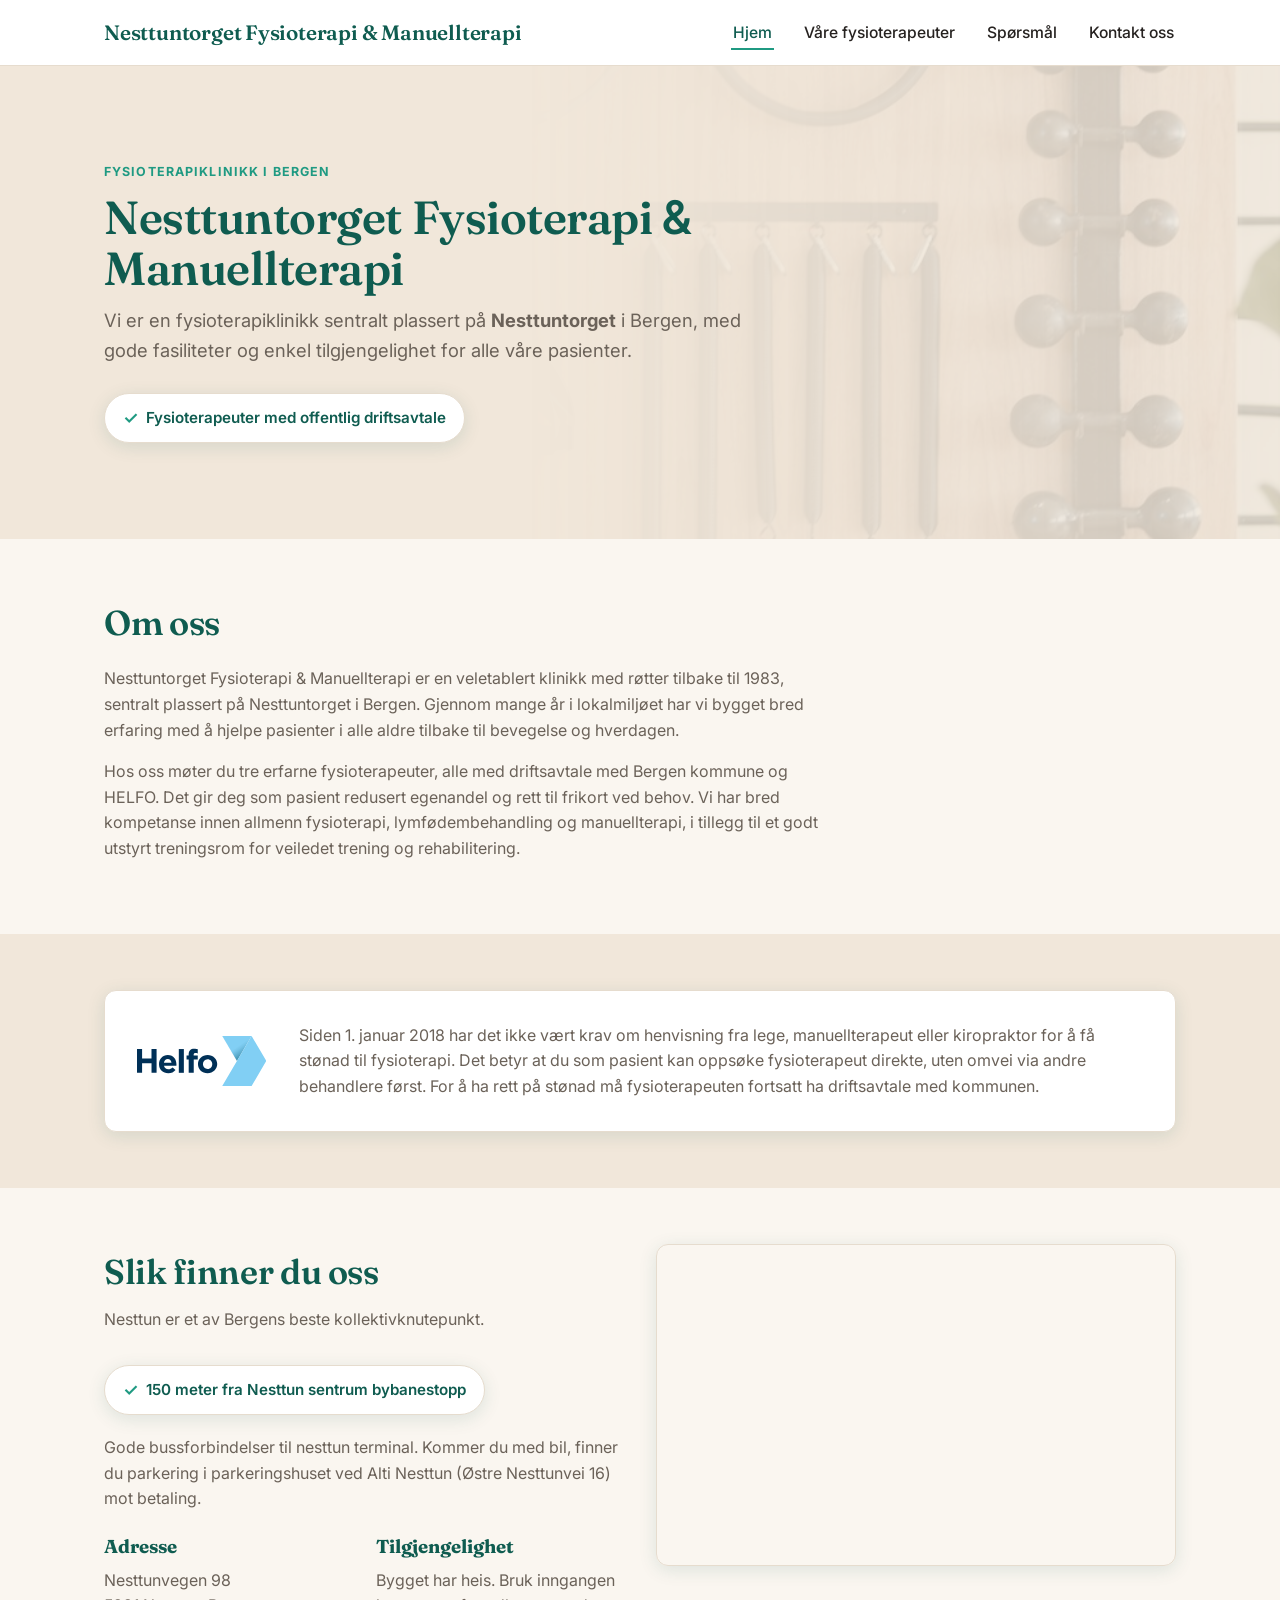
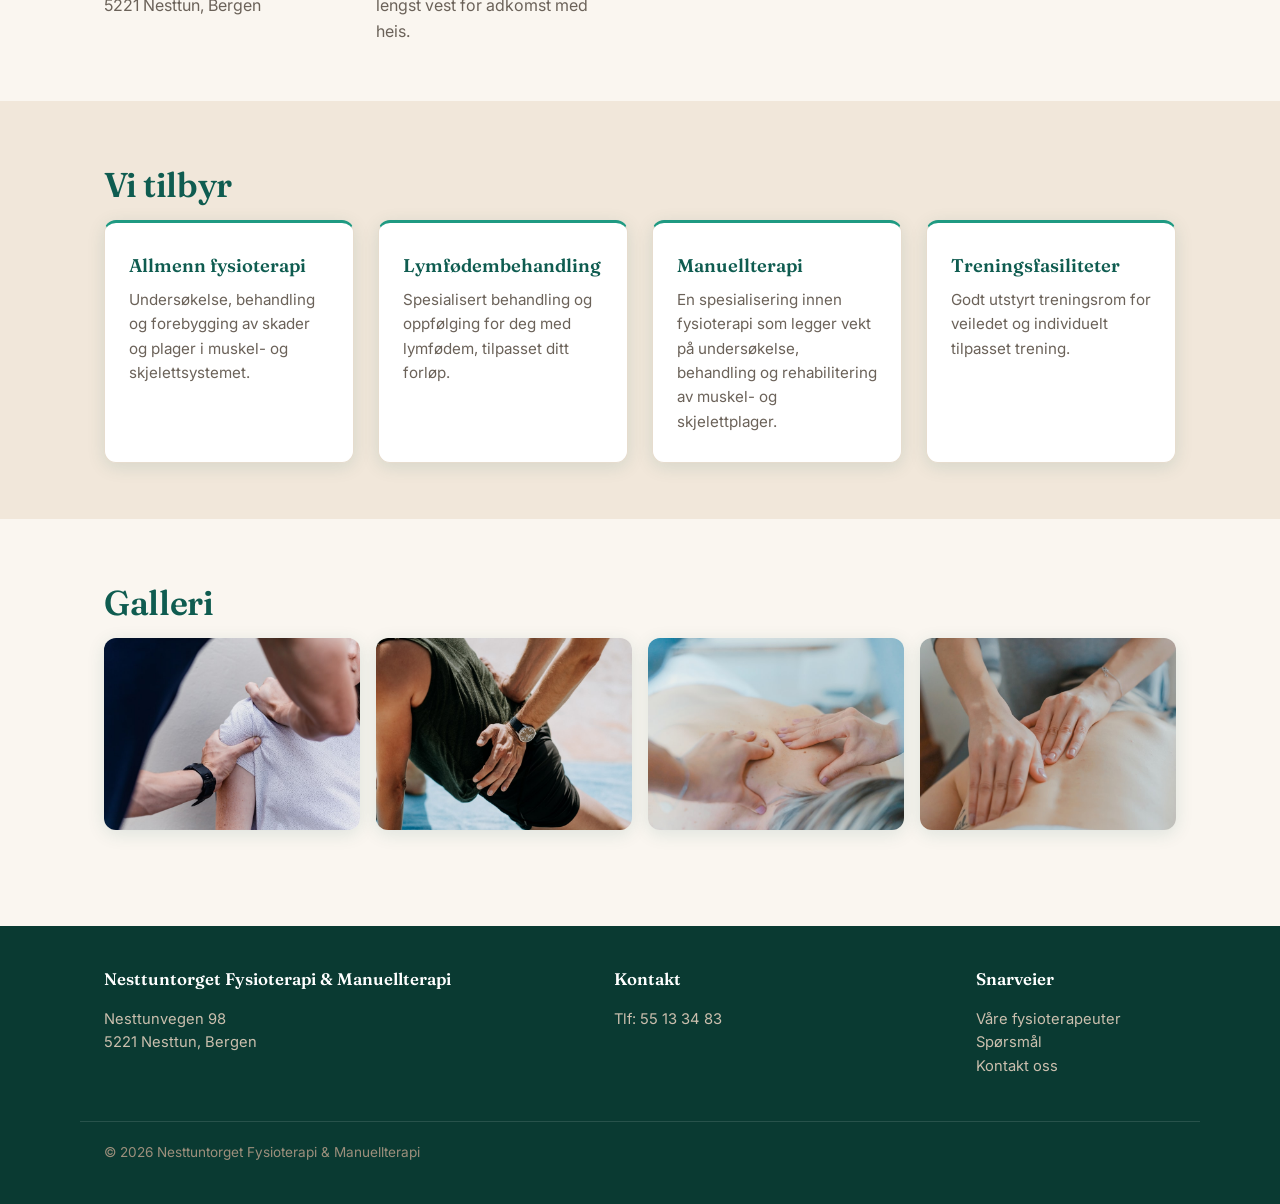
<file: index.html>
<!DOCTYPE html>
<html lang="no">
<head>
  <meta charset="UTF-8" />
  <meta name="viewport" content="width=device-width, initial-scale=1.0" />
  <title>Nesttuntorget Fysioterapi &amp; Manuellterapi</title>
  <meta name="description" content="Nesttuntorget Fysioterapi &amp; Manuellterapi – din lokale fysioterapiklinikk sentralt plassert på Nesttuntorget. Fysioterapeuter med offentlig driftsavtale." />
  <link rel="preconnect" href="https://fonts.googleapis.com" />
  <link rel="preconnect" href="https://fonts.gstatic.com" crossorigin />
  <link href="https://fonts.googleapis.com/css2?family=Inter:wght@400;500;600;700&family=Fraunces:opsz,wght@9..144,500;9..144,600;9..144,700&display=swap" rel="stylesheet" />
  <link rel="stylesheet" href="css/style.css" />
</head>
<body>

  <header class="site-header">
    <div class="container">
      <a class="site-logo" href="index.html">Nesttuntorget Fysioterapi &amp; Manuellterapi</a>
      <nav class="site-nav" aria-label="Hovedmeny">
        <ul>
          <li><a href="index.html" aria-current="page">Hjem</a></li>
          <li><a href="fysioterapeuter.html">Våre fysioterapeuter</a></li>
          <li><a href="sporsmal.html">Spørsmål</a></li>
          <li><a href="kontakt.html">Kontakt oss</a></li>
        </ul>
      </nav>
    </div>
  </header>

  <main>
    <!-- Hero / intro -->
    <section class="hero hero--wide">
      <div class="hero-bg">
        <img src="assets/hero/hero-home.jpg" alt="" />
      </div>
      <div class="container">
        <div class="hero-text">
          <span class="eyebrow">Fysioterapiklinikk i Bergen</span>
          <h1>Nesttuntorget Fysioterapi <span class="amp">&amp;</span> Manuellterapi</h1>
          <p class="lead">
            Vi er en fysioterapiklinikk sentralt plassert på <strong>Nesttuntorget</strong> i Bergen,
            med gode fasiliteter og enkel tilgjengelighet for alle våre pasienter.
          </p>
          <div class="trust-badges">
            <span class="trust-badge"><span class="check">✓</span> Fysioterapeuter med offentlig driftsavtale</span>
          </div>
        </div>
      </div>
    </section>

    <!-- Om oss -->
    <section class="section intro-block">
      <div class="container">
        <h2>Om oss</h2>
        <p>
          Nesttuntorget Fysioterapi &amp; Manuellterapi er en veletablert klinikk med røtter tilbake til 1983, sentralt plassert
          på Nesttuntorget i Bergen. Gjennom mange år i lokalmiljøet har vi bygget bred erfaring med å hjelpe
          pasienter i alle aldre tilbake til bevegelse og hverdagen.
        </p>
        <p>
          Hos oss møter du tre erfarne fysioterapeuter, alle med driftsavtale med Bergen kommune og HELFO.
          Det gir deg som pasient redusert egenandel og rett til frikort ved behov. Vi har bred kompetanse
          innen allmenn fysioterapi, lymfødembehandling og manuellterapi, i tillegg til et godt
          utstyrt treningsrom for veiledet trening og rehabilitering.
        </p>
      </div>
    </section>

    <!-- Helfo / henvisning -->
    <section class="section section-alt">
      <div class="container">
        <div class="helfo-box">
          <img src="assets/helfo/helfo-logo.svg" alt="Helfo" />
          <p>
            Siden 1. januar 2018 har det ikke vært krav om henvisning fra lege, manuellterapeut eller
            kiropraktor for å få stønad til fysioterapi. Det betyr at du som pasient kan oppsøke
            fysioterapeut direkte, uten omvei via andre behandlere først. For å ha rett på stønad må
            fysioterapeuten fortsatt ha driftsavtale med kommunen.
          </p>
        </div>
      </div>
    </section>

    <!-- Slik finner du oss -->
    <section class="section">
      <div class="container contact-grid">
        <div>
          <h2>Slik finner du oss</h2>
          <p class="section-intro">
            Nesttun er et av Bergens beste kollektivknutepunkt.
          </p>
          <div class="trust-badges">
            <span class="trust-badge"><span class="check">✓</span> 150 meter fra Nesttun sentrum bybanestopp</span>
          </div>
          <p style="margin-top: 20px; color: var(--color-text-light);">
            Gode bussforbindelser til nesttun terminal. Kommer du med bil, finner du parkering i
            parkeringshuset ved Alti Nesttun (Østre Nesttunvei 16) mot betaling.
          </p>
          <div style="display: grid; grid-template-columns: 1fr 1fr; gap: 24px; margin-top: 20px;">
            <div>
              <h3 style="font-family: var(--font-heading); color: var(--color-primary); margin: 0 0 6px;">Adresse</h3>
              <p style="margin: 0; color: var(--color-text-light);">Nesttunvegen 98<br />5221 Nesttun, Bergen</p>
            </div>
            <div>
              <h3 style="font-family: var(--font-heading); color: var(--color-primary); margin: 0 0 6px;">Tilgjengelighet</h3>
              <p style="margin: 0; color: var(--color-text-light);">Bygget har heis. Bruk inngangen lengst vest for adkomst med heis.</p>
            </div>
          </div>
        </div>
        <div class="map-embed">
          <iframe
            src="https://www.google.com/maps?q=Nesttunvegen+98,+5221+Nesttun,+Bergen&output=embed"
            loading="lazy"
            referrerpolicy="no-referrer-when-downgrade"
            title="Kart til Nesttuntorget Fysioterapi &amp; Manuellterapi"
            allowfullscreen>
          </iframe>
        </div>
      </div>
    </section>

    <!-- Vi tilbyr -->
    <section class="section section-alt">
      <div class="container">
        <h2>Vi tilbyr</h2>
        <div class="offer-grid">
          <div class="offer-card">
            <h3>Allmenn fysioterapi</h3>
            <p>Undersøkelse, behandling og forebygging av skader og plager i muskel- og skjelettsystemet.</p>
          </div>
          <div class="offer-card">
            <h3>Lymfødembehandling</h3>
            <p>Spesialisert behandling og oppfølging for deg med lymfødem, tilpasset ditt forløp.</p>
          </div>
          <div class="offer-card">
            <h3>Manuellterapi</h3>
            <p>En spesialisering innen fysioterapi som legger vekt på undersøkelse, behandling og rehabilitering av muskel- og skjelettplager.</p>
          </div>
          <div class="offer-card">
            <h3>Treningsfasiliteter</h3>
            <p>Godt utstyrt treningsrom for veiledet og individuelt tilpasset trening.</p>
          </div>
        </div>
      </div>
    </section>

    <!-- Gallery -->
    <section class="section">
      <div class="container">
        <h2>Galleri</h2>
        <!-- Stock photos as placeholders — swap for real photos of the clinic/staff via assets/gallery/ once available. -->
        <div class="gallery-grid">
          <img src="assets/gallery/gallery-1.jpg" alt="Fysioterapeut behandler pasientens skulder" loading="lazy" />
          <img src="assets/gallery/gallery-2.jpg" alt="Veiledet tøying og trening" loading="lazy" />
          <img src="assets/gallery/gallery-3.jpg" alt="Behandling av nakke og skulder" loading="lazy" />
          <img src="assets/gallery/gallery-4.jpg" alt="Behandling av rygg" loading="lazy" />
        </div>
      </div>
    </section>
  </main>

  <footer class="site-footer">
    <div class="container">
      <div class="footer-col">
        <h4>Nesttuntorget Fysioterapi &amp; Manuellterapi</h4>
        <p>Nesttunvegen 98<br />5221 Nesttun, Bergen</p>
      </div>
      <div class="footer-col">
        <h4>Kontakt</h4>
        <p>Tlf: <a href="tel:55133483">55 13 34 83</a></p>
      </div>
      <div class="footer-col">
        <h4>Snarveier</h4>
        <p>
          <a href="fysioterapeuter.html">Våre fysioterapeuter</a><br />
          <a href="sporsmal.html">Spørsmål</a><br />
          <a href="kontakt.html">Kontakt oss</a>
        </p>
      </div>
    </div>
    <div class="container footer-bottom">
      &copy; 2026 Nesttuntorget Fysioterapi &amp; Manuellterapi
    </div>
  </footer>

</body>
</html>
</file>
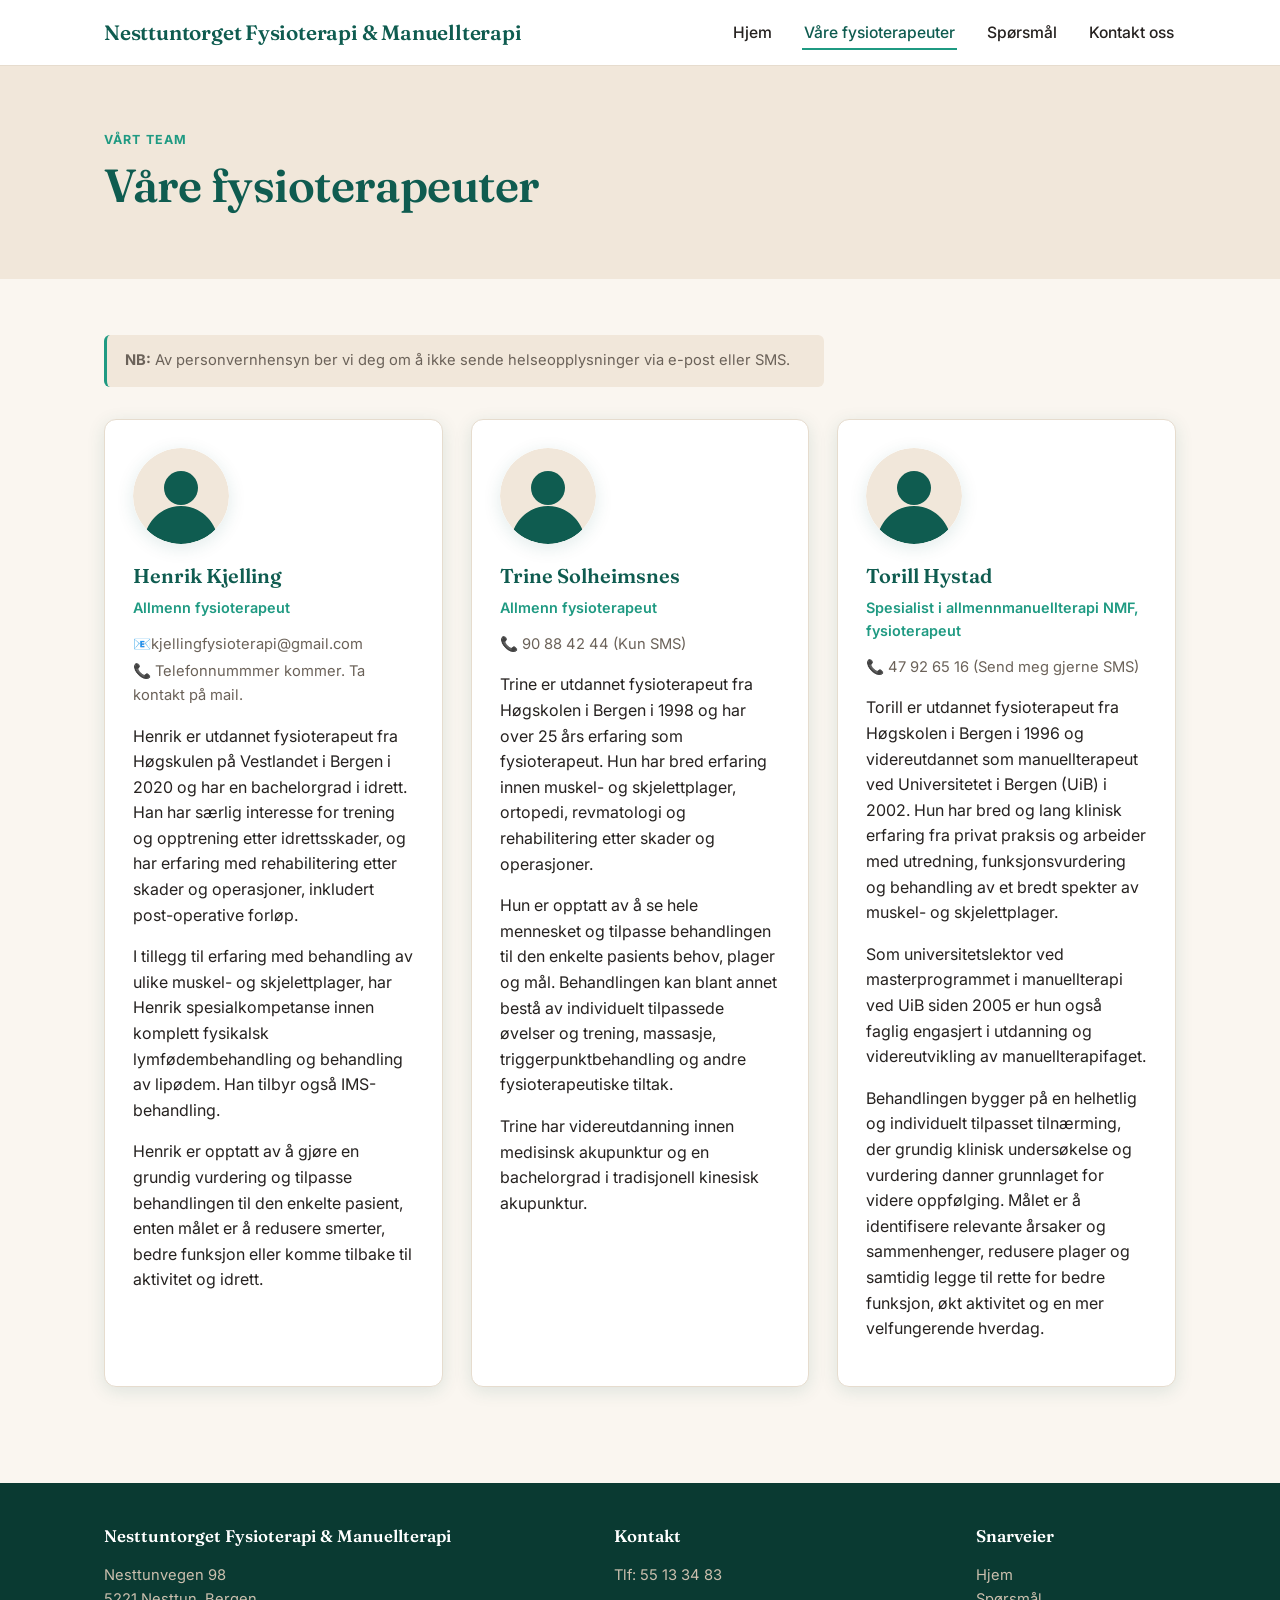
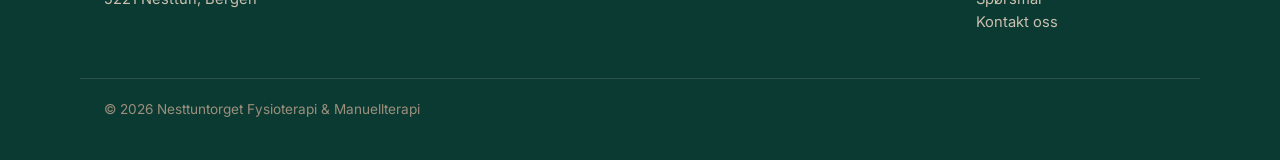
<file: fysioterapeuter.html>
<!DOCTYPE html>
<html lang="no">
<head>
  <meta charset="UTF-8" />
  <meta name="viewport" content="width=device-width, initial-scale=1.0" />
  <title>Våre fysioterapeuter – Nesttuntorget Fysioterapi &amp; Manuellterapi</title>
  <meta name="description" content="Møt fysioterapeutene ved Nesttuntorget Fysioterapi &amp; Manuellterapi." />
  <link rel="preconnect" href="https://fonts.googleapis.com" />
  <link rel="preconnect" href="https://fonts.gstatic.com" crossorigin />
  <link href="https://fonts.googleapis.com/css2?family=Inter:wght@400;500;600;700&family=Fraunces:opsz,wght@9..144,500;9..144,600;9..144,700&display=swap" rel="stylesheet" />
  <link rel="stylesheet" href="css/style.css" />
</head>
<body>

  <header class="site-header">
    <div class="container">
      <a class="site-logo" href="index.html">Nesttuntorget Fysioterapi &amp; Manuellterapi</a>
      <nav class="site-nav" aria-label="Hovedmeny">
        <ul>
          <li><a href="index.html">Hjem</a></li>
          <li><a href="fysioterapeuter.html" aria-current="page">Våre fysioterapeuter</a></li>
          <li><a href="sporsmal.html">Spørsmål</a></li>
          <li><a href="kontakt.html">Kontakt oss</a></li>
        </ul>
      </nav>
    </div>
  </header>

  <main>
    <section class="hero">
      <div class="container">
        <span class="eyebrow">Vårt team</span>
        <h1>Våre fysioterapeuter</h1>
      </div>
    </section>

    <section class="section">
      <div class="container">
        <p style="max-width: 720px; margin: 0 0 32px; padding: 14px 18px; background: var(--color-bg-alt); border-left: 3px solid var(--color-accent); border-radius: 6px; color: var(--color-text-light); font-size: 0.92rem;">
          <strong>NB:</strong> Av personvernhensyn ber vi deg om å ikke sende helseopplysninger via e-post eller SMS.
        </p>
        <div class="staff-grid">

          <!-- Fysioterapeut 1 -->
          <div class="staff-card">
            <!-- Illustrated placeholder (no photo yet) — swap for a real photo via assets/staff/ when available -->
            <svg class="staff-avatar" viewBox="0 0 96 96" xmlns="http://www.w3.org/2000/svg" role="img" aria-label="Illustrasjon av person, bilde kommer">
              <defs><clipPath id="avatarClip1"><circle cx="48" cy="48" r="48" /></clipPath></defs>
              <circle cx="48" cy="48" r="48" fill="var(--color-bg-alt)" />
              <g clip-path="url(#avatarClip1)">
                <circle cx="48" cy="40" r="17" fill="var(--color-primary)" />
                <path d="M10 96c2-22 18-38 38-38s36 16 38 38z" fill="var(--color-primary)" />
              </g>
            </svg>
            <h3>Henrik Kjelling</h3>
            <p class="staff-role">Allmenn fysioterapeut</p>
            <ul class="staff-contact">
              <li>📧kjellingfysioterapi@gmail.com</li>
              <li>📞 Telefonnummmer kommer. Ta kontakt på mail. </li>
            </ul>
            <p>
              <p>Henrik er utdannet fysioterapeut fra Høgskulen på Vestlandet i Bergen i 2020 og har en bachelorgrad i idrett. Han har særlig interesse for trening og opptrening etter idrettsskader, og har erfaring med rehabilitering etter skader og operasjoner, inkludert post-operative forløp.</p> <p>I tillegg til erfaring med behandling av ulike muskel- og skjelettplager, har Henrik spesialkompetanse innen komplett fysikalsk lymfødembehandling og behandling av lipødem. Han tilbyr også IMS-behandling.</p> <p>Henrik er opptatt av å gjøre en grundig vurdering og tilpasse behandlingen til den enkelte pasient, enten målet er å redusere smerter, bedre funksjon eller komme tilbake til aktivitet og idrett.</p>
            </p>
          </div>

          <!-- Fysioterapeut 2 -->
          <div class="staff-card">
            <!-- Illustrated placeholder (no photo yet) — swap for a real photo via assets/staff/ when available -->
            <svg class="staff-avatar" viewBox="0 0 96 96" xmlns="http://www.w3.org/2000/svg" role="img" aria-label="Illustrasjon av person, bilde kommer">
              <defs><clipPath id="avatarClip2"><circle cx="48" cy="48" r="48" /></clipPath></defs>
              <circle cx="48" cy="48" r="48" fill="var(--color-bg-alt)" />
              <g clip-path="url(#avatarClip2)">
                <circle cx="48" cy="40" r="17" fill="var(--color-primary)" />
                <path d="M10 96c2-22 18-38 38-38s36 16 38 38z" fill="var(--color-primary)" />
              </g>
            </svg>
            <h3>Trine Solheimsnes</h3>
            <p class="staff-role">Allmenn fysioterapeut</p>
            <ul class="staff-contact">
              <li>📞 90 88 42 44 (Kun SMS)</li>
            </ul>
            <p>
              <p>Trine er utdannet fysioterapeut fra Høgskolen i Bergen i 1998 og har over 25 års erfaring som fysioterapeut. Hun har bred erfaring innen muskel- og skjelettplager, ortopedi, revmatologi og rehabilitering etter skader og operasjoner.</p>

<p>Hun er opptatt av å se hele mennesket og tilpasse behandlingen til den enkelte pasients behov, plager og mål. Behandlingen kan blant annet bestå av individuelt tilpassede øvelser og trening, massasje, triggerpunktbehandling og andre fysioterapeutiske tiltak.</p>

<p>Trine har videreutdanning innen medisinsk akupunktur og en bachelorgrad i tradisjonell kinesisk akupunktur.</p>
            </p>
          </div>

          <!-- Fysioterapeut 3 -->
          <div class="staff-card">
            <!-- Illustrated placeholder (no photo yet) — swap for a real photo via assets/staff/ when available -->
            <svg class="staff-avatar" viewBox="0 0 96 96" xmlns="http://www.w3.org/2000/svg" role="img" aria-label="Illustrasjon av person, bilde kommer">
              <defs><clipPath id="avatarClip3"><circle cx="48" cy="48" r="48" /></clipPath></defs>
              <circle cx="48" cy="48" r="48" fill="var(--color-bg-alt)" />
              <g clip-path="url(#avatarClip3)">
                <circle cx="48" cy="40" r="17" fill="var(--color-primary)" />
                <path d="M10 96c2-22 18-38 38-38s36 16 38 38z" fill="var(--color-primary)" />
              </g>
            </svg>
            <h3>Torill Hystad</h3>
            <p class="staff-role">Spesialist i allmennmanuellterapi NMF, fysioterapeut</p>
            <ul class="staff-contact">
              <li>📞 47 92 65 16 (Send meg gjerne SMS) </li>
            </ul>
            <p>
              <p>Torill er utdannet fysioterapeut fra Høgskolen i Bergen i 1996 og videreutdannet som
manuellterapeut ved Universitetet i Bergen (UiB) i 2002. Hun har bred og lang klinisk
erfaring fra privat praksis og arbeider med utredning, funksjonsvurdering og
behandling av et bredt spekter av muskel- og skjelettplager.</p>

<p>Som universitetslektor ved masterprogrammet i manuellterapi ved UiB siden 2005 er
hun også faglig engasjert i utdanning og videreutvikling av manuellterapifaget.</p>

<p>Behandlingen bygger på en helhetlig og individuelt tilpasset tilnærming, der grundig
klinisk undersøkelse og vurdering danner grunnlaget for videre oppfølging. Målet er å
identifisere relevante årsaker og sammenhenger, redusere plager og samtidig legge
til rette for bedre funksjon, økt aktivitet og en mer velfungerende hverdag.</p>
            </p>
          </div>

        </div>
      </div>
    </section>
  </main>

  <footer class="site-footer">
    <div class="container">
      <div class="footer-col">
        <h4>Nesttuntorget Fysioterapi &amp; Manuellterapi</h4>
        <p>Nesttunvegen 98<br />5221 Nesttun, Bergen</p>
      </div>
      <div class="footer-col">
        <h4>Kontakt</h4>
        <p>Tlf: <a href="tel:55133483">55 13 34 83</a></p>
      </div>
      <div class="footer-col">
        <h4>Snarveier</h4>
        <p>
          <a href="index.html">Hjem</a><br />
          <a href="sporsmal.html">Spørsmål</a><br />
          <a href="kontakt.html">Kontakt oss</a>
        </p>
      </div>
    </div>
    <div class="container footer-bottom">
      &copy; 2026 Nesttuntorget Fysioterapi &amp; Manuellterapi
    </div>
  </footer>

</body>
</html>
</file>
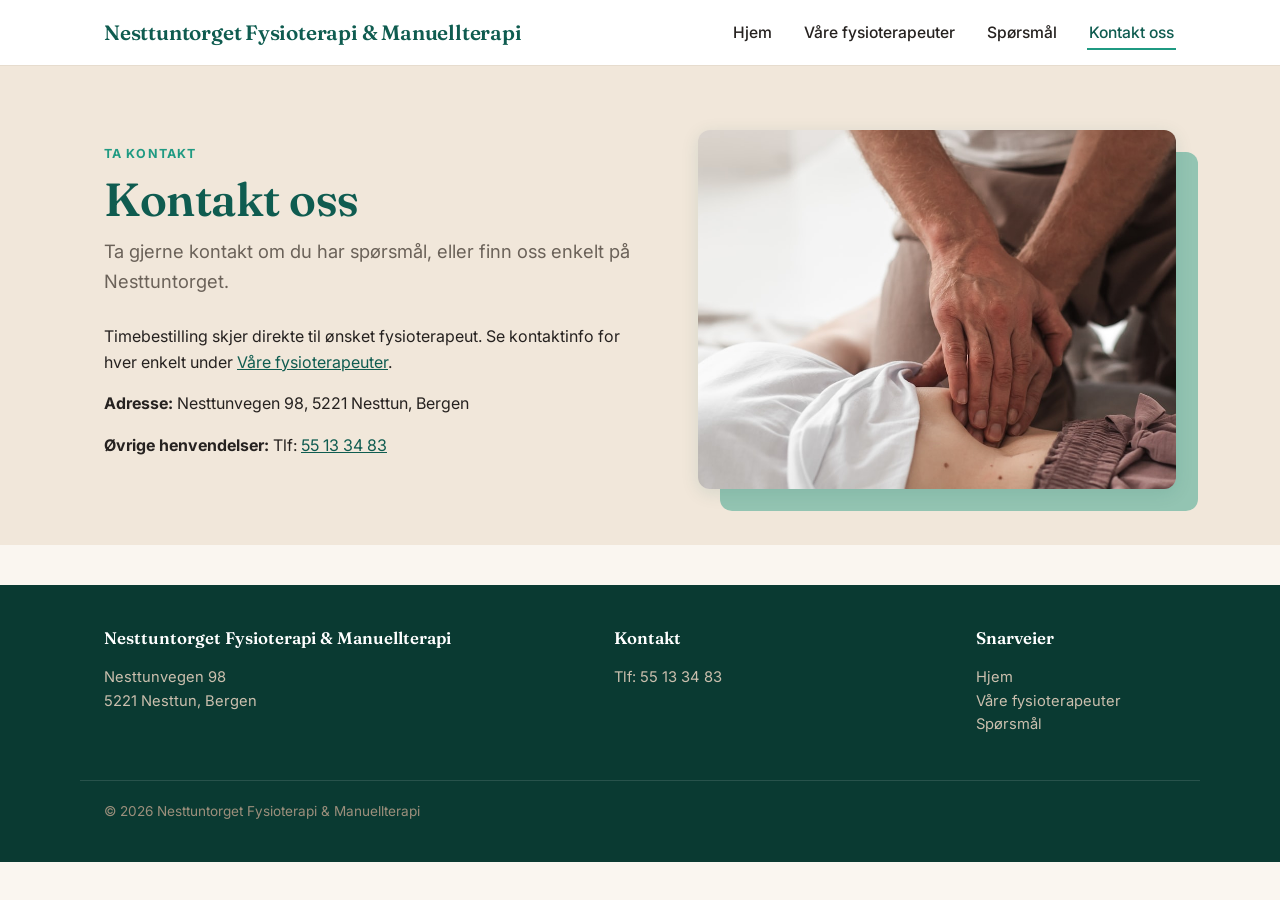
<file: kontakt.html>
<!DOCTYPE html>
<html lang="no">
<head>
  <meta charset="UTF-8" />
  <meta name="viewport" content="width=device-width, initial-scale=1.0" />
  <title>Kontakt oss – Nesttuntorget Fysioterapi &amp; Manuellterapi</title>
  <meta name="description" content="Kontaktinformasjon til Nesttuntorget Fysioterapi &amp; Manuellterapi." />
  <link rel="preconnect" href="https://fonts.googleapis.com" />
  <link rel="preconnect" href="https://fonts.gstatic.com" crossorigin />
  <link href="https://fonts.googleapis.com/css2?family=Inter:wght@400;500;600;700&family=Fraunces:opsz,wght@9..144,500;9..144,600;9..144,700&display=swap" rel="stylesheet" />
  <link rel="stylesheet" href="css/style.css" />
</head>
<body>

  <header class="site-header">
    <div class="container">
      <a class="site-logo" href="index.html">Nesttuntorget Fysioterapi &amp; Manuellterapi</a>
      <nav class="site-nav" aria-label="Hovedmeny">
        <ul>
          <li><a href="index.html">Hjem</a></li>
          <li><a href="fysioterapeuter.html">Våre fysioterapeuter</a></li>
          <li><a href="sporsmal.html">Spørsmål</a></li>
          <li><a href="kontakt.html" aria-current="page">Kontakt oss</a></li>
        </ul>
      </nav>
    </div>
  </header>

  <main>
    <section class="hero">
      <div class="container hero-flex">
        <div class="hero-text">
          <span class="eyebrow">Ta kontakt</span>
          <h1>Kontakt oss</h1>
          <p class="lead">
            Ta gjerne kontakt om du har spørsmål, eller finn oss enkelt på Nesttuntorget.
          </p>
          <p>
            Timebestilling skjer direkte til ønsket fysioterapeut. Se kontaktinfo for hver enkelt under
            <a href="fysioterapeuter.html">Våre fysioterapeuter</a>.
          </p>
          <p>
            <strong>Adresse:</strong> Nesttunvegen 98, 5221 Nesttun, Bergen
          </p>
          <p>
            <strong>Øvrige henvendelser:</strong> Tlf: <a href="tel:55133483">55 13 34 83</a>
          </p>
        </div>
        <div class="hero-image">
          <img src="assets/kontakt/kontakt-photo.jpg" alt="Fysioterapeut i behandling med pasient" />
        </div>
      </div>
    </section>
  </main>

  <footer class="site-footer">
    <div class="container">
      <div class="footer-col">
        <h4>Nesttuntorget Fysioterapi &amp; Manuellterapi</h4>
        <p>Nesttunvegen 98<br />5221 Nesttun, Bergen</p>
      </div>
      <div class="footer-col">
        <h4>Kontakt</h4>
        <p>Tlf: <a href="tel:55133483">55 13 34 83</a></p>
      </div>
      <div class="footer-col">
        <h4>Snarveier</h4>
        <p>
          <a href="index.html">Hjem</a><br />
          <a href="fysioterapeuter.html">Våre fysioterapeuter</a><br />
          <a href="sporsmal.html">Spørsmål</a>
        </p>
      </div>
    </div>
    <div class="container footer-bottom">
      &copy; 2026 Nesttuntorget Fysioterapi &amp; Manuellterapi
    </div>
  </footer>

</body>
</html>
</file>
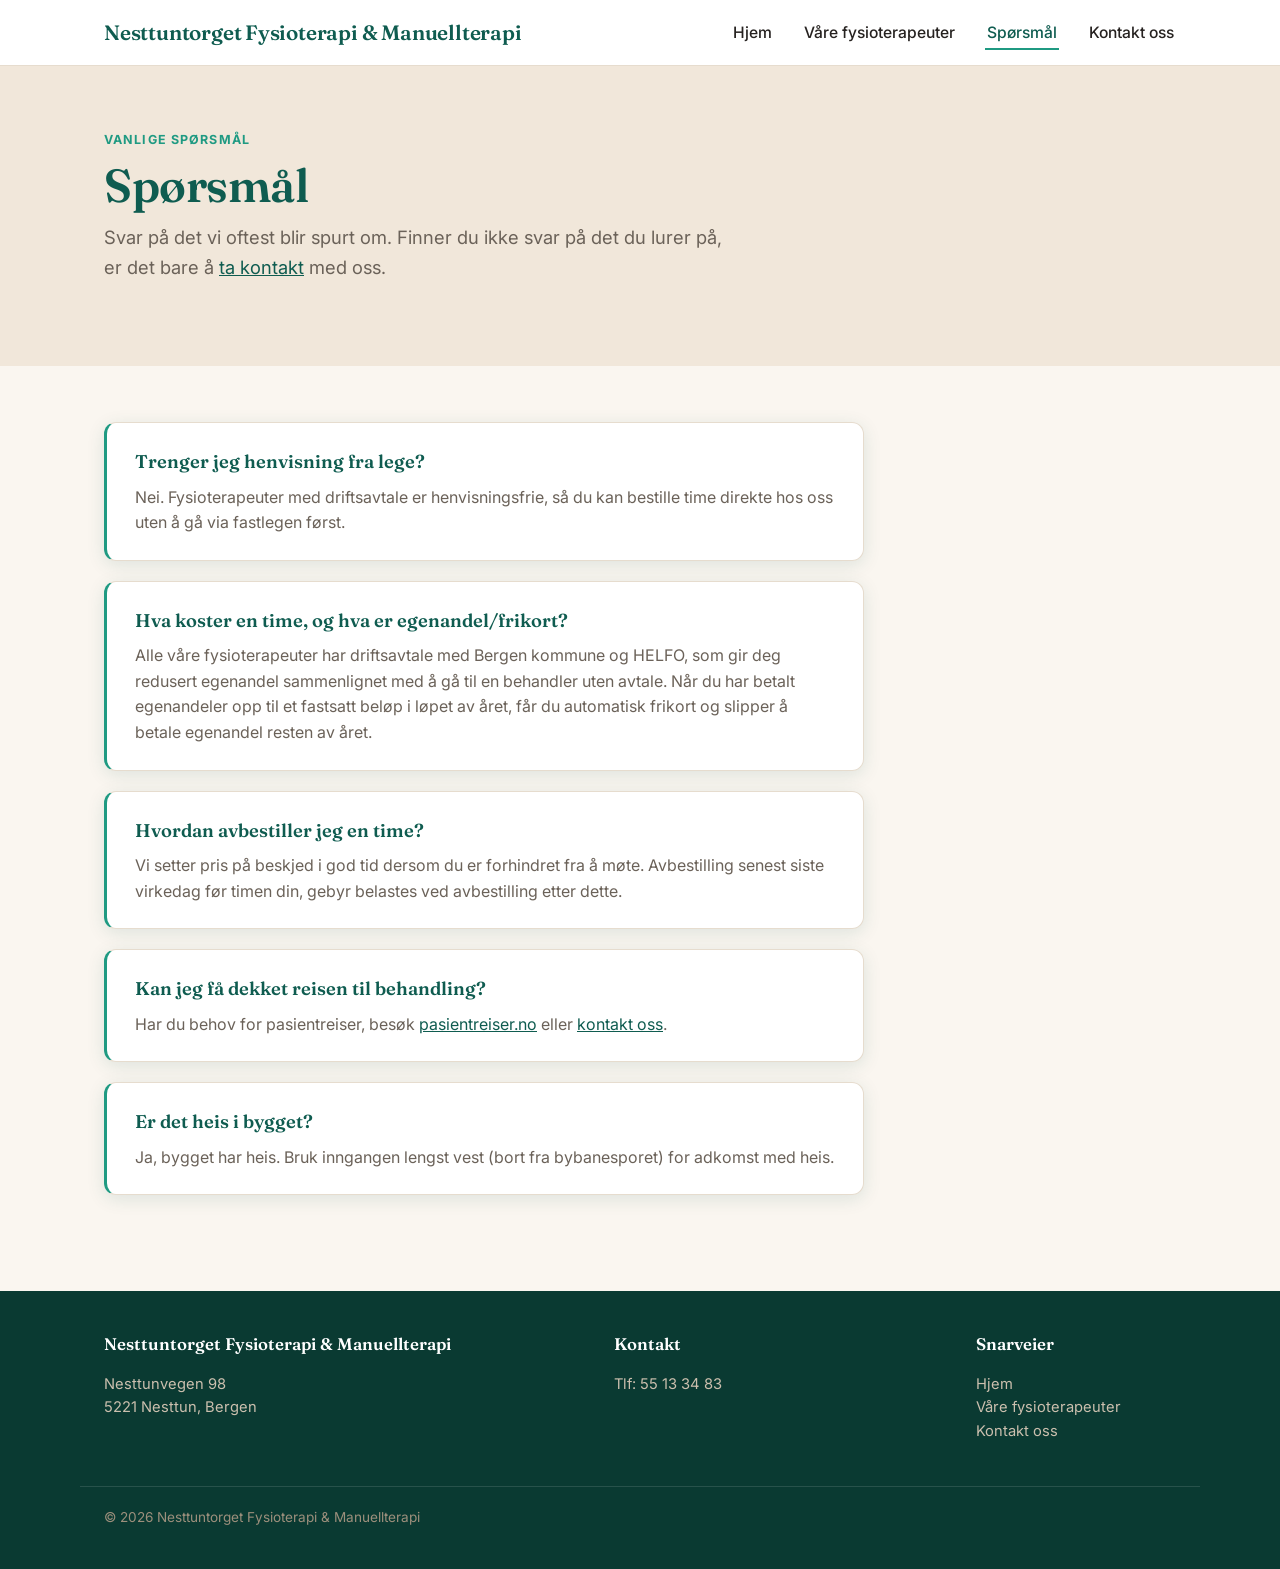
<file: sporsmal.html>
<!DOCTYPE html>
<html lang="no">
<head>
  <meta charset="UTF-8" />
  <meta name="viewport" content="width=device-width, initial-scale=1.0" />
  <title>Spørsmål – Nesttuntorget Fysioterapi &amp; Manuellterapi</title>
  <meta name="description" content="Ofte stilte spørsmål om time hos Nesttuntorget Fysioterapi &amp; Manuellterapi: henvisning, egenandel, avbestilling, pasientreiser og tilgjengelighet." />
  <link rel="preconnect" href="https://fonts.googleapis.com" />
  <link rel="preconnect" href="https://fonts.gstatic.com" crossorigin />
  <link href="https://fonts.googleapis.com/css2?family=Inter:wght@400;500;600;700&family=Fraunces:opsz,wght@9..144,500;9..144,600;9..144,700&display=swap" rel="stylesheet" />
  <link rel="stylesheet" href="css/style.css" />
</head>
<body>

  <header class="site-header">
    <div class="container">
      <a class="site-logo" href="index.html">Nesttuntorget Fysioterapi &amp; Manuellterapi</a>
      <nav class="site-nav" aria-label="Hovedmeny">
        <ul>
          <li><a href="index.html">Hjem</a></li>
          <li><a href="fysioterapeuter.html">Våre fysioterapeuter</a></li>
          <li><a href="sporsmal.html" aria-current="page">Spørsmål</a></li>
          <li><a href="kontakt.html">Kontakt oss</a></li>
        </ul>
      </nav>
    </div>
  </header>

  <main>
    <section class="hero">
      <div class="container">
        <span class="eyebrow">Vanlige spørsmål</span>
        <h1>Spørsmål</h1>
        <p class="lead">
          Svar på det vi oftest blir spurt om. Finner du ikke svar på det du lurer på, er det bare å
          <a href="kontakt.html">ta kontakt</a> med oss.
        </p>
      </div>
    </section>

    <section class="section">
      <div class="container">
        <div class="faq-list">

          <div class="faq-item">
            <h3>Trenger jeg henvisning fra lege?</h3>
            <p>
              Nei. Fysioterapeuter med driftsavtale er henvisningsfrie, så du kan bestille time direkte
              hos oss uten å gå via fastlegen først.
            </p>
          </div>

          <div class="faq-item">
            <h3>Hva koster en time, og hva er egenandel/frikort?</h3>
            <p>
              Alle våre fysioterapeuter har driftsavtale med Bergen kommune og HELFO, som gir deg redusert
              egenandel sammenlignet med å gå til en behandler uten avtale. Når du har betalt egenandeler
              opp til et fastsatt beløp i løpet av året, får du automatisk frikort og slipper å betale
              egenandel resten av året.
            </p>
          </div>

          <div class="faq-item">
            <h3>Hvordan avbestiller jeg en time?</h3>
            <p>
              Vi setter pris på beskjed i god tid dersom du er forhindret fra å møte. Avbestilling
              senest siste virkedag før timen din, gebyr belastes ved avbestilling etter dette. 
            </p>
          </div>

          <div class="faq-item">
            <h3>Kan jeg få dekket reisen til behandling?</h3>
            <p>
              Har du behov for pasientreiser, besøk
              <a href="https://www.pasientreiser.no" target="_blank" rel="noopener">pasientreiser.no</a>
              eller <a href="kontakt.html">kontakt oss</a>.
            </p>
          </div>

          <div class="faq-item">
            <h3>Er det heis i bygget?</h3>
            <p>
              Ja, bygget har heis. Bruk inngangen lengst vest (bort fra bybanesporet) for adkomst med heis.
            </p>
          </div>

        </div>
      </div>
    </section>
  </main>

  <footer class="site-footer">
    <div class="container">
      <div class="footer-col">
        <h4>Nesttuntorget Fysioterapi &amp; Manuellterapi</h4>
        <p>Nesttunvegen 98<br />5221 Nesttun, Bergen</p>
      </div>
      <div class="footer-col">
        <h4>Kontakt</h4>
        <p>Tlf: <a href="tel:55133483">55 13 34 83</a></p>
      </div>
      <div class="footer-col">
        <h4>Snarveier</h4>
        <p>
          <a href="index.html">Hjem</a><br />
          <a href="fysioterapeuter.html">Våre fysioterapeuter</a><br />
          <a href="kontakt.html">Kontakt oss</a>
        </p>
      </div>
    </div>
    <div class="container footer-bottom">
      &copy; 2026 Nesttuntorget Fysioterapi &amp; Manuellterapi
    </div>
  </footer>

</body>
</html>
</file>
<file: css/style.css>
/* ==========================================================================
   Nesttuntorget Fysioterapi & Manuellterapi — shared stylesheet (design v2)
   ========================================================================== */

:root {
  --color-primary: #0f5c50;
  --color-primary-dark: #0a3a32;
  --color-accent: #1f9a82;
  --color-bg: #faf6f0;
  --color-bg-alt: #f1e7da;
  --color-card: #ffffff;
  --color-text: #262220;
  --color-text-light: #6b6259;
  --color-border: #e6dcce;

  --font-main: "Inter", -apple-system, BlinkMacSystemFont, "Segoe UI", sans-serif;
  --font-heading: "Fraunces", Georgia, "Times New Roman", serif;

  --max-width: 1120px;
  --radius: 12px;
  --shadow: 0 4px 18px rgba(15, 92, 80, 0.12);
}

* {
  box-sizing: border-box;
}

html {
  scroll-behavior: smooth;
}

body {
  margin: 0;
  font-family: var(--font-main);
  background: var(--color-bg);
  color: var(--color-text);
  line-height: 1.6;
}

img {
  max-width: 100%;
  display: block;
}

a {
  color: var(--color-primary);
}

.container {
  max-width: var(--max-width);
  margin: 0 auto;
  padding: 0 24px;
}

.eyebrow {
  display: block;
  text-transform: uppercase;
  letter-spacing: 0.09em;
  font-size: 0.78rem;
  font-weight: 700;
  color: var(--color-accent);
  margin: 0 0 10px;
}

/* ---- Header / nav ---- */
.site-header {
  background: var(--color-card);
  border-bottom: 1px solid var(--color-border);
  position: sticky;
  top: 0;
  z-index: 100;
}

.site-header .container {
  display: flex;
  align-items: center;
  justify-content: space-between;
  flex-wrap: wrap;
  gap: 12px;
  padding-top: 16px;
  padding-bottom: 16px;
}

.site-logo {
  font-family: var(--font-heading);
  font-weight: 600;
  font-size: 1.3rem;
  color: var(--color-primary);
  text-decoration: none;
  letter-spacing: -0.01em;
}

.site-nav ul {
  list-style: none;
  display: flex;
  gap: 28px;
  margin: 0;
  padding: 0;
  flex-wrap: wrap;
}

.site-nav a {
  text-decoration: none;
  color: var(--color-text);
  font-weight: 500;
  font-size: 0.98rem;
  padding: 6px 2px;
  border-bottom: 2px solid transparent;
  transition: border-color 0.15s ease, color 0.15s ease;
}

.site-nav a:hover,
.site-nav a[aria-current="page"] {
  color: var(--color-primary);
  border-bottom-color: var(--color-accent);
}

/* ---- Hero ---- */
.hero {
  background: var(--color-bg-alt);
  padding: 64px 0 56px;
}

/* Wide variant: full-width text, photo recedes into the background instead of
   sitting in its own column — gives the headline room to stay on 1–2 lines. */
.hero--wide {
  position: relative;
  overflow: hidden;
  padding: 96px 0 88px;
}

.hero--wide .container {
  position: relative;
  z-index: 1;
}

.hero--wide .hero-text {
  max-width: 760px;
}

.hero--wide h1 {
  font-size: clamp(2.4rem, 5vw, 3.6rem);
  max-width: 820px;
}

.hero-bg {
  position: absolute;
  inset: 0;
  z-index: 0;
}

.hero-bg img {
  width: 100%;
  height: 100%;
  object-fit: cover;
  opacity: 0.16;
  mask-image: linear-gradient(to left, black 0%, transparent 60%);
  -webkit-mask-image: linear-gradient(to left, black 0%, transparent 60%);
}

.hero h1 .amp {
  font-family: var(--font-main);
}

.hero h1 {
  font-family: var(--font-heading);
  font-weight: 600;
  font-size: clamp(2.1rem, 4vw, 2.9rem);
  margin: 0 0 12px;
  color: var(--color-primary);
  letter-spacing: -0.01em;
  line-height: 1.1;
}

.hero .lead {
  font-size: 1.15rem;
  color: var(--color-text-light);
  max-width: 640px;
  margin: 0 0 28px;
}

.hero-flex {
  display: flex;
  align-items: center;
  gap: 56px;
  flex-wrap: wrap;
}

.hero-text {
  flex: 1 1 380px;
}

.hero-image {
  flex: 1 1 320px;
  position: relative;
}

.hero-image::before {
  content: "";
  position: absolute;
  top: 22px;
  right: -22px;
  bottom: -22px;
  left: 22px;
  background: var(--color-accent);
  opacity: 0.45;
  border-radius: var(--radius);
  z-index: 0;
}

.hero-image img {
  position: relative;
  z-index: 1;
  width: 100%;
  aspect-ratio: 4 / 3;
  object-fit: cover;
  border-radius: var(--radius);
  box-shadow: var(--shadow);
}

.trust-badges {
  display: flex;
  gap: 16px;
  flex-wrap: wrap;
  margin: 0 0 8px;
}

.trust-badge {
  display: flex;
  align-items: center;
  gap: 8px;
  background: var(--color-card);
  border: 1px solid var(--color-border);
  border-radius: 999px;
  padding: 10px 18px;
  font-weight: 600;
  font-size: 0.95rem;
  color: var(--color-primary);
  box-shadow: var(--shadow);
}

.trust-badge .check {
  color: var(--color-accent);
  font-size: 1.1rem;
}

/* ---- Generic section ---- */
.section {
  padding: 56px 0;
}

.section-alt {
  background: var(--color-bg-alt);
}

.section h2 {
  font-family: var(--font-heading);
  font-weight: 600;
  font-size: clamp(1.6rem, 3vw, 2.15rem);
  color: var(--color-primary);
  margin: 0 0 8px;
  letter-spacing: -0.01em;
}

.section-intro {
  color: var(--color-text-light);
  max-width: 640px;
  margin: 0 0 32px;
}

/* ---- Om oss / intro text block ---- */
.intro-block p {
  max-width: 720px;
  color: var(--color-text-light);
}

/* ---- Helfo info box ---- */
.helfo-box {
  display: flex;
  align-items: center;
  gap: 32px;
  background: var(--color-card);
  border: 1px solid var(--color-border);
  border-radius: var(--radius);
  padding: 32px;
  box-shadow: var(--shadow);
}

.helfo-box img {
  width: 130px;
  flex-shrink: 0;
}

.helfo-box p {
  margin: 0;
  color: var(--color-text-light);
}

@media (max-width: 640px) {
  .helfo-box {
    flex-direction: column;
    align-items: flex-start;
  }

  .helfo-box img {
    width: 110px;
  }
}

/* ---- Vi tilbyr cards ---- */
.offer-grid {
  display: grid;
  grid-template-columns: repeat(auto-fit, minmax(230px, 1fr));
  gap: 24px;
}

.offer-card {
  background: var(--color-card);
  border: 1px solid var(--color-border);
  border-top: 3px solid var(--color-accent);
  border-radius: var(--radius);
  padding: 28px 24px;
  box-shadow: var(--shadow);
}

.offer-card .icon {
  font-size: 1.6rem;
  margin-bottom: 12px;
  display: inline-block;
}

.offer-card h3 {
  font-family: var(--font-heading);
  font-weight: 600;
  margin: 0 0 8px;
  font-size: 1.15rem;
  color: var(--color-primary);
}

.offer-card p {
  margin: 0;
  color: var(--color-text-light);
  font-size: 0.95rem;
}

/* ---- Gallery ---- */
.gallery-grid {
  display: grid;
  grid-template-columns: repeat(auto-fit, minmax(180px, 1fr));
  gap: 16px;
}

.gallery-placeholder {
  aspect-ratio: 4 / 3;
  border: 2px dashed var(--color-border);
  border-radius: var(--radius);
  display: flex;
  align-items: center;
  justify-content: center;
  color: var(--color-text-light);
  font-size: 0.9rem;
  background: var(--color-bg-alt);
  text-align: center;
  padding: 12px;
}

.gallery-grid img {
  width: 100%;
  aspect-ratio: 4 / 3;
  object-fit: cover;
  border-radius: var(--radius);
  box-shadow: var(--shadow);
}

/* ---- Therapist cards (Våre fysioterapeuter) ---- */
.staff-grid {
  display: grid;
  grid-template-columns: repeat(auto-fit, minmax(280px, 1fr));
  gap: 28px;
}

.staff-card {
  background: var(--color-card);
  border: 1px solid var(--color-border);
  border-radius: var(--radius);
  padding: 28px;
  box-shadow: var(--shadow);
}

.staff-avatar {
  display: block;
  width: 96px;
  height: 96px;
  border-radius: 50%;
  object-fit: cover;
  margin-bottom: 16px;
  box-shadow: var(--shadow);
}

.staff-card h3 {
  font-family: var(--font-heading);
  font-weight: 600;
  margin: 0 0 4px;
  color: var(--color-primary);
  font-size: 1.25rem;
}

.staff-role {
  color: var(--color-accent);
  font-weight: 600;
  font-size: 0.9rem;
  margin: 0 0 14px;
}

.staff-contact {
  list-style: none;
  padding: 0;
  margin: 0 0 16px;
  font-size: 0.92rem;
  color: var(--color-text-light);
}

.staff-contact li {
  margin-bottom: 4px;
}

.staff-card p.bio {
  margin: 0;
  color: var(--color-text-light);
  font-size: 0.95rem;
}

/* ---- Spørsmål (FAQ) ---- */
.faq-list {
  display: flex;
  flex-direction: column;
  gap: 20px;
  max-width: 760px;
}

.faq-item {
  background: var(--color-card);
  border: 1px solid var(--color-border);
  border-left: 3px solid var(--color-accent);
  border-radius: var(--radius);
  padding: 24px 28px;
  box-shadow: var(--shadow);
}

.faq-item h3 {
  font-family: var(--font-heading);
  font-weight: 600;
  margin: 0 0 8px;
  color: var(--color-primary);
  font-size: 1.15rem;
}

.faq-item p {
  margin: 0;
  color: var(--color-text-light);
}

/* ---- Contact grid + map (Slik finner du oss) ---- */
.contact-grid {
  display: grid;
  grid-template-columns: 1fr 1fr;
  gap: 32px;
  align-items: start;
}

.map-embed {
  border-radius: var(--radius);
  overflow: hidden;
  box-shadow: var(--shadow);
  border: 1px solid var(--color-border);
  min-height: 320px;
}

.map-embed iframe {
  width: 100%;
  height: 100%;
  min-height: 320px;
  border: 0;
  display: block;
}

@media (max-width: 720px) {
  .contact-grid {
    grid-template-columns: 1fr;
  }
}

/* ---- Footer ---- */
.site-footer {
  background: var(--color-primary-dark);
  color: #ede4d8;
  padding: 40px 0;
  margin-top: 40px;
}

.site-footer .container {
  display: flex;
  flex-wrap: wrap;
  gap: 24px;
  justify-content: space-between;
}

.site-footer h4 {
  font-family: var(--font-heading);
  font-weight: 600;
  margin: 0 0 10px;
  font-size: 1.05rem;
  color: #fff;
}

.site-footer p,
.site-footer a {
  color: #cbbfae;
  font-size: 0.92rem;
  text-decoration: none;
}

.site-footer a:hover {
  color: #fff;
}

.footer-col {
  min-width: 200px;
}

.footer-bottom {
  margin-top: 28px;
  padding-top: 20px;
  border-top: 1px solid rgba(255, 255, 255, 0.12);
  font-size: 0.85rem;
  color: #9c8f7c;
}

/* ---- Placeholder text marker ---- */
.placeholder {
  color: var(--color-accent);
  font-style: italic;
}
</file>
